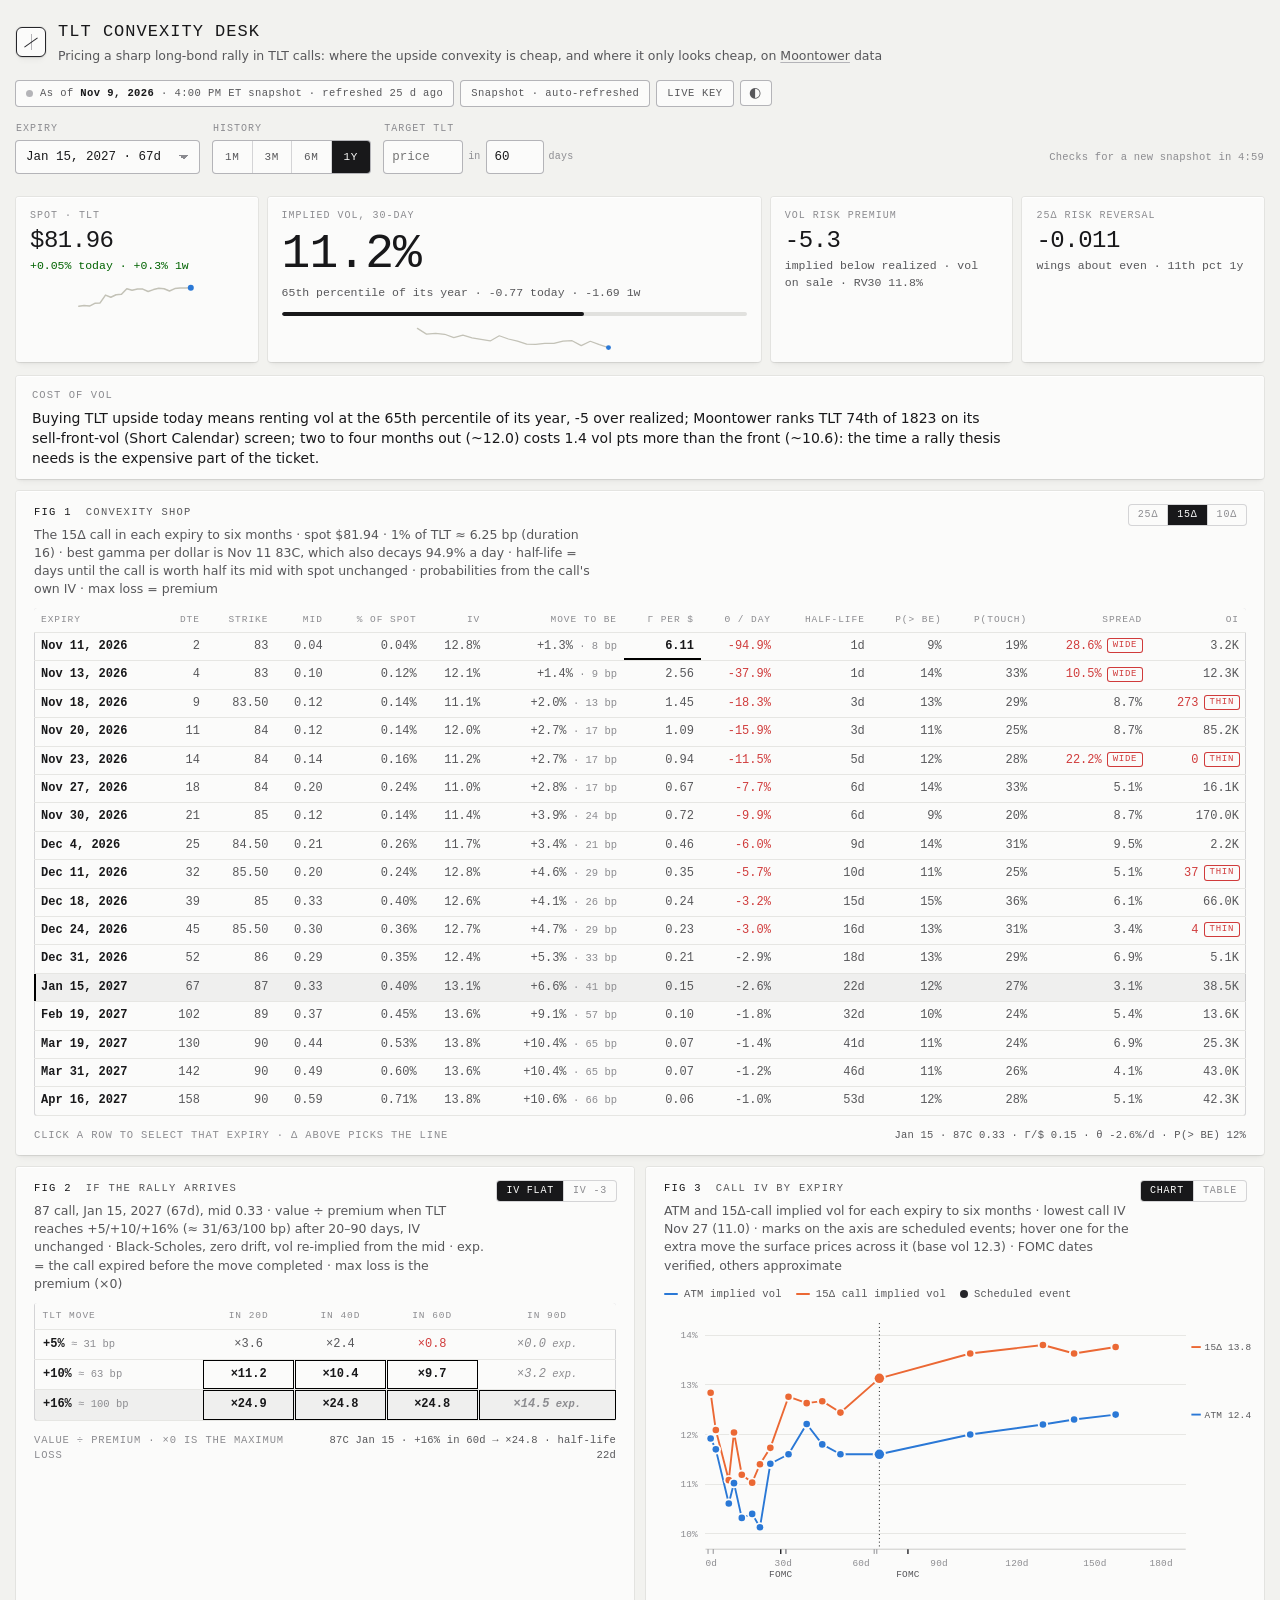
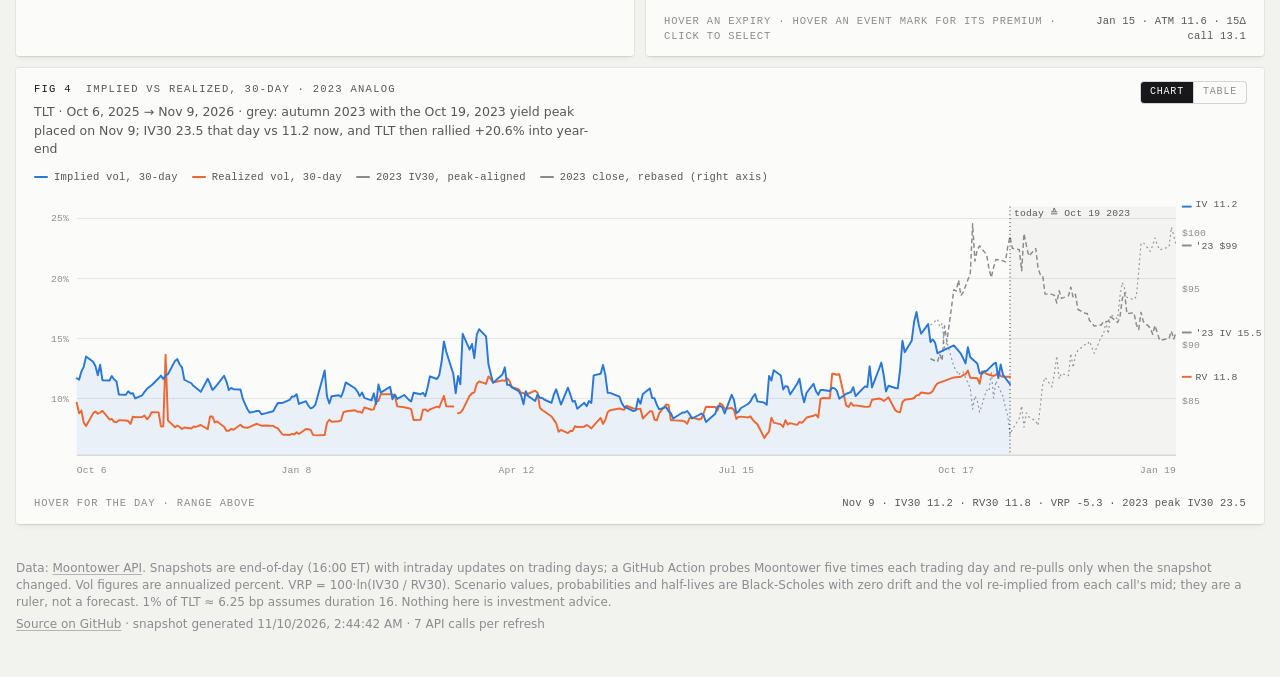
<file: index.html>
<!doctype html>
<html lang="en">
<head>
<meta charset="utf-8">
<meta name="viewport" content="width=device-width, initial-scale=1">
<title>TLT Convexity Desk</title>
<meta name="description" content="Pricing a sharp long-bond rally in TLT calls: a convexity shop by expiry and delta, scenario payoffs, call IV by expiry with the event calendar, and implied vs realized vol with the 2023 analog, on Moontower data.">
<link rel="icon" href="data:image/svg+xml,%3Csvg xmlns='http://www.w3.org/2000/svg' viewBox='0 0 32 32'%3E%3Crect width='32' height='32' rx='7' fill='%232a78d6'/%3E%3Cpath d='M6 22 L12 12 L17 19 L22 9 L26 15' fill='none' stroke='%23fff' stroke-width='3' stroke-linecap='round' stroke-linejoin='round'/%3E%3C/svg%3E">
<link rel="stylesheet" href="styles.css?v=7">
</head>
<body>
<header class="top">
  <div class="brand">
    <span class="mark" aria-hidden="true"></span>
    <div>
      <h1>TLT Convexity Desk</h1>
      <p class="sub">Pricing a sharp long-bond rally in TLT calls: where the upside convexity is cheap, and where it only looks cheap, on <a href="https://api.moontower.ai/docs" target="_blank" rel="noopener">Moontower</a> data</p>
    </div>
  </div>
  <div class="status">
    <span class="chip" id="asof-chip" title="Trade date of the data on screen"><span class="dot" id="live-dot"></span><span id="asof-text">loading…</span></span>
    <span class="chip" id="mode-chip">Snapshot</span>
    <button class="ghost" id="key-btn" type="button" title="Use your own Moontower key to re-pull TLT live from the browser">Live key</button>
    <button class="ghost icon" id="theme-btn" type="button" aria-label="Toggle theme" title="Theme">◐</button>
  </div>
</header>

<div class="filters" role="toolbar" aria-label="Filters">
  <label class="field">
    <span>Expiry</span>
    <select id="expiry-select"></select>
  </label>
  <div class="field">
    <span>History</span>
    <div class="seg" id="range-seg" role="radiogroup" aria-label="History range">
      <button type="button" data-range="1M">1M</button>
      <button type="button" data-range="3M">3M</button>
      <button type="button" data-range="6M">6M</button>
      <button type="button" data-range="1Y" aria-checked="true">1Y</button>
    </div>
  </div>
  <div class="field">
    <span>Target TLT</span>
    <div class="pair"><input type="number" id="target-price" inputmode="decimal" step="0.5" min="30" max="200" placeholder="price" aria-label="Target TLT price"><span class="in">in</span><input type="number" id="target-days" inputmode="numeric" step="5" min="1" max="365" value="60" aria-label="Days until the target"><span class="in">days</span></div>
  </div>
  <div class="field grow"></div>
  <div class="field note" id="refresh-note"></div>
</div>
<div class="target-note" id="target-note" hidden></div>

<div class="keybar" id="keybar" hidden>
  <div>
    <strong>Live mode.</strong> Your key stays in this browser (localStorage) and is sent only to <code>api.moontower.ai</code>. A live re-pull of TLT costs about 12 credits.
  </div>
  <form id="key-form" autocomplete="off">
    <input id="key-input" type="password" placeholder="mtw_…" aria-label="Moontower API key" spellcheck="false">
    <button type="submit" class="primary">Save</button>
    <button type="button" class="ghost" id="key-clear">Forget</button>
    <button type="button" class="ghost" id="key-refresh" title="Re-pull TLT with your key">Pull live now</button>
  </form>
</div>

<main>
  <section class="kpis" id="kpis" aria-label="Key metrics"></section>

  <section class="rent" id="rent" aria-label="Cost of vol"></section>

  <section class="grid">
    <article class="card span2" id="card-wings">
      <header><div><h2 data-fig="FIG 1">Convexity shop</h2><p class="desc" id="wings-desc"></p></div><div class="card-tools"></div></header>
      <div class="plot"></div>
      <div class="card-foot"><span class="hint">Click a row to select that expiry · Δ above picks the line</span><span class="readout" id="wings-readout"></span></div>
    </article>

    <article class="card" id="card-thesis">
      <header><div><h2 data-fig="FIG 2">If the rally arrives</h2><p class="desc" id="thesis-desc"></p></div><div class="card-tools"></div></header>
      <div class="plot"></div>
      <div class="card-foot"><span class="hint">Value ÷ premium · ×0 is the maximum loss</span><span class="readout" id="thesis-readout"></span></div>
    </article>

    <article class="card" id="card-term">
      <header><div><h2 data-fig="FIG 3">Call IV by expiry</h2><p class="desc" id="term-desc"></p></div><div class="card-tools"></div></header>
      <div class="plot"></div>
      <div class="card-foot"><span class="hint">Hover an expiry · hover an event mark for its premium · click to select</span><span class="readout" id="term-readout"></span></div>
    </article>

    <article class="card span2" id="card-history">
      <header><div><h2 data-fig="FIG 4">Implied vs realized, 30-day · 2023 analog</h2><p class="desc" id="history-desc"></p></div><div class="card-tools"></div></header>
      <div class="plot"></div>
      <div class="card-foot"><span class="hint">Hover for the day · range above</span><span class="readout" id="history-readout"></span></div>
    </article>
  </section>
</main>

<footer class="foot">
  <p>Data: <a href="https://api.moontower.ai/docs" target="_blank" rel="noopener">Moontower API</a>. Snapshots are end-of-day (16:00 ET) with intraday updates on trading days; a GitHub Action probes Moontower five times each trading day and re-pulls only when the snapshot changed. Vol figures are annualized percent. VRP = 100·ln(IV30 / RV30). Scenario values, probabilities and half-lives are Black-Scholes with zero drift and the vol re-implied from each call's mid; they are a ruler, not a forecast. 1% of TLT ≈ 6.25 bp assumes duration 16. Nothing here is investment advice.</p>
  <p><a href="https://github.com/21e8-miner/moontower-live" target="_blank" rel="noopener">Source on GitHub</a> · <span id="foot-meta"></span></p>
</footer>

<div class="tip" id="tip" role="status" aria-live="polite" hidden></div>
<script src="app.js?v=7"></script>
</body>
</html>
</file>
<file: styles.css>
/* ---- tokens: paper, ink and hairlines (anatomy idiom), dataviz series colours ---- */
:root {
  color-scheme: light;
  --plane: #f2f2ef;            /* page */
  --surface: #fbfbfa;          /* card / chart surface */
  --face: #ffffff;             /* raised face */
  --ink: #18181a;              /* strong */
  --ink-2: #57575a;            /* text */
  --muted: #8c8c90;
  --hi: #26262a;               /* hairline tones */
  --mid: #8a8a8f;
  --lo: #b4b4b8;
  --faint: #d4d4d6;
  --grid: #e6e6e3;
  --axis: #c9c9c6;
  --lit: #000000;              /* the one accent */
  --border: rgba(24, 24, 26, 0.12);
  --s1: #2a78d6;               /* series 1 (identity) */
  --s2: #eb6834;               /* series 2 */
  --deemph: #c3c2b7;
  --div-pos: #2a78d6;
  --div-neg: #e34948;
  --div-mid: #eeeeeb;
  --good: #006300;
  --bad: #d03b3b;
  --meter-track: #e1e1de;
  --wash: rgba(24, 24, 26, 0.05);
  --lift: inset 0 1px 0 0 #ffffff, 0 0 0 1px rgba(0, 0, 0, .06), 0 1px 1px -.5px rgba(0, 0, 0, .04), 0 3px 3px -1.5px rgba(0, 0, 0, .04), 0 6px 6px -3px rgba(0, 0, 0, .04);
  --font: system-ui, -apple-system, "Segoe UI", sans-serif;
  --mono: ui-monospace, "SF Mono", Menlo, Consolas, monospace;
}
@media (prefers-color-scheme: dark) {
  :root:not([data-theme="light"]) {
    color-scheme: dark;
    --plane: #0b0b0b; --surface: #131313; --face: #1b1b1b; --ink: #e6e6e6; --ink-2: #a3a3a3; --muted: #6e6e6e;
    --hi: #d4d4d4; --mid: #6a6a6a; --lo: #3e3e3e; --faint: #2a2a2a; --grid: #222222; --axis: #333333; --lit: #ffffff;
    --border: rgba(255, 255, 255, 0.10);
    --s1: #3987e5; --s2: #d95926; --deemph: #4a4a47; --div-pos: #3987e5; --div-neg: #e66767; --div-mid: #1f1f1f;
    --good: #0ca30c; --bad: #e66767; --meter-track: #262626; --wash: rgba(255, 255, 255, 0.06);
    --lift: inset 0 1px 0 0 #ffffff0a, inset 0 0 0 1px #ffffff06, 0 0 0 1px #00000026, 0 1px 1px -.5px #00000014, 0 3px 3px -1.5px #00000014, 0 6px 6px -3px #00000014;
  }
}
:root[data-theme="dark"] {
  color-scheme: dark;
  --plane: #0b0b0b; --surface: #131313; --face: #1b1b1b; --ink: #e6e6e6; --ink-2: #a3a3a3; --muted: #6e6e6e;
  --hi: #d4d4d4; --mid: #6a6a6a; --lo: #3e3e3e; --faint: #2a2a2a; --grid: #222222; --axis: #333333; --lit: #ffffff;
  --border: rgba(255, 255, 255, 0.10);
  --s1: #3987e5; --s2: #d95926; --deemph: #4a4a47; --div-pos: #3987e5; --div-neg: #e66767; --div-mid: #1f1f1f;
  --good: #0ca30c; --bad: #e66767; --meter-track: #262626; --wash: rgba(255, 255, 255, 0.06);
  --lift: inset 0 1px 0 0 #ffffff0a, inset 0 0 0 1px #ffffff06, 0 0 0 1px #00000026, 0 1px 1px -.5px #00000014, 0 3px 3px -1.5px #00000014, 0 6px 6px -3px #00000014;
}

* { box-sizing: border-box; }
html { -webkit-text-size-adjust: 100%; }
body { margin: 0; background: var(--plane); color: var(--ink-2); font-family: var(--font); font-size: 13.5px; line-height: 1.45; -webkit-font-smoothing: antialiased; }
a { color: inherit; text-decoration: underline; text-decoration-color: var(--lo); text-underline-offset: 2px; }
a:hover { text-decoration-color: var(--ink-2); }
button, select, input { font: inherit; color: inherit; }
code { font-family: var(--mono); font-size: 11.5px; background: var(--div-mid); padding: 1px 5px; border-radius: 3px; }
h1, h2, h3 { margin: 0; font-weight: 600; letter-spacing: -0.01em; color: var(--ink); }
.num { font-family: var(--mono); font-variant-numeric: tabular-nums; }
.label { font-family: var(--mono); font-size: 10.5px; letter-spacing: .1em; text-transform: uppercase; color: var(--muted); }

/* ---- header ---- */
.top { display: flex; align-items: center; justify-content: space-between; gap: 16px; flex-wrap: wrap; padding: 20px 16px 6px; max-width: 1440px; margin: 0 auto; }
.brand { display: flex; align-items: center; gap: 12px; }
.mark { width: 30px; height: 30px; border-radius: 6px; border: 1px solid var(--hi); position: relative; flex: none; background: var(--surface); box-shadow: var(--lift); }
.mark::after { content: ""; position: absolute; left: 6px; right: 6px; top: 50%; height: 1px; background: var(--hi); transform: rotate(-35deg); }
.mark::before { content: ""; position: absolute; left: 50%; top: 6px; bottom: 6px; width: 1px; background: var(--lo); }
.brand h1 { font-size: 17px; font-family: var(--mono); letter-spacing: .06em; text-transform: uppercase; font-weight: 500; }
.sub { margin: 2px 0 0; color: var(--ink-2); font-size: 12.5px; }
.status { display: flex; align-items: center; gap: 8px; flex-wrap: wrap; }
.chip { display: inline-flex; align-items: center; gap: 7px; padding: 5px 10px; border-radius: 3px; background: var(--surface); box-shadow: 0 0 0 1px var(--lo); font-family: var(--mono); font-size: 10.5px; letter-spacing: .04em; color: var(--ink-2); white-space: nowrap; }
.chip strong { color: var(--ink); font-weight: 600; }
.dot { width: 7px; height: 7px; border-radius: 50%; background: var(--lo); flex: none; }
.dot.fresh { background: var(--lit); box-shadow: 0 0 0 0 var(--wash); animation: pulse 2.4s ease-out infinite; }
@keyframes pulse { 0% { box-shadow: 0 0 0 0 rgba(128, 128, 128, .45); } 70% { box-shadow: 0 0 0 7px rgba(128, 128, 128, 0); } 100% { box-shadow: 0 0 0 0 rgba(128, 128, 128, 0); } }
@media (prefers-reduced-motion: reduce) { .dot.fresh { animation: none; } }
.ghost, .primary { border: 0; box-shadow: 0 0 0 1px var(--lo); background: var(--surface); border-radius: 3px; padding: 5px 10px; cursor: pointer; font-family: var(--mono); font-size: 10.5px; letter-spacing: .06em; text-transform: uppercase; color: var(--ink-2); }
.ghost:hover { box-shadow: 0 0 0 1px var(--mid); color: var(--ink); }
.ghost.icon { width: 30px; padding: 5px 0; text-align: center; font-size: 14px; line-height: 1; text-transform: none; }
.primary { background: var(--ink); color: var(--surface); box-shadow: none; font-weight: 600; }
.ghost.active { box-shadow: 0 0 0 1px var(--hi); color: var(--ink); }

/* ---- filters ---- */
.filters { display: flex; align-items: flex-end; gap: 14px; flex-wrap: wrap; padding: 10px 16px 4px; max-width: 1440px; margin: 0 auto; }
.field { display: flex; flex-direction: column; gap: 5px; font-family: var(--mono); font-size: 10px; color: var(--muted); text-transform: uppercase; letter-spacing: .1em; }
.field.grow { flex: 1; }
.field.note { text-transform: none; letter-spacing: .02em; font-size: 10.5px; color: var(--muted); padding-bottom: 8px; }
.field select {
  min-width: 170px; height: 32px; border: 0; box-shadow: 0 0 0 1px var(--lo); background: var(--surface); border-radius: 3px; padding: 0 30px 0 10px;
  color: var(--ink); font-family: var(--mono); font-size: 12.5px; letter-spacing: 0; text-transform: none; appearance: none; -webkit-appearance: none;
  background-image: linear-gradient(45deg, transparent 50%, var(--mid) 50%), linear-gradient(135deg, var(--mid) 50%, transparent 50%);
  background-position: calc(100% - 15px) 14px, calc(100% - 10px) 14px; background-size: 5px 5px, 5px 5px; background-repeat: no-repeat;
}
.seg { display: inline-flex; box-shadow: 0 0 0 1px var(--lo); border-radius: 3px; background: var(--surface); height: 32px; overflow: hidden; }
.seg button { border: 0; background: transparent; padding: 0 12px; cursor: pointer; font-family: var(--mono); font-size: 11px; letter-spacing: .06em; color: var(--ink-2); }
.seg button + button { border-left: 1px solid var(--faint); }
.seg button[aria-checked="true"] { background: var(--ink); color: var(--surface); }

.keybar { max-width: 1408px; margin: 8px auto 0; padding: 12px 14px; box-shadow: 0 0 0 1px var(--lo); border-radius: 3px; background: var(--surface); display: flex; gap: 14px; align-items: center; justify-content: space-between; flex-wrap: wrap; font-size: 12.5px; color: var(--ink-2); }
.keybar[hidden] { display: none; }
.keybar form { display: flex; gap: 8px; flex-wrap: wrap; }
.keybar input { height: 30px; border: 0; box-shadow: 0 0 0 1px var(--lo); border-radius: 3px; background: var(--plane); padding: 0 10px; min-width: 260px; font-family: var(--mono); font-size: 12px; }
@media (max-width: 768px) { .keybar { margin: 8px 16px 0; } .chip { white-space: normal; } .status { max-width: 100%; } }

.pair { display: inline-flex; align-items: center; gap: 6px; height: 32px; }
.pair input { width: 78px; height: 32px; border: 0; box-shadow: 0 0 0 1px var(--lo); background: var(--surface); border-radius: 3px; padding: 0 8px; color: var(--ink); font-family: var(--mono); font-size: 12.5px; text-transform: none; letter-spacing: 0; -moz-appearance: textfield; }
.pair input#target-days { width: 56px; }
.pair input::-webkit-outer-spin-button, .pair input::-webkit-inner-spin-button { -webkit-appearance: none; margin: 0; }
.pair input:focus { outline: none; box-shadow: 0 0 0 1px var(--hi); }
.pair .in { text-transform: none; letter-spacing: .02em; color: var(--muted); }
.target-note { max-width: 1440px; margin: 0 auto; padding: 6px 16px 0; font-family: var(--mono); font-size: 11.5px; color: var(--ink); letter-spacing: .01em; line-height: 1.5; }
.target-note[hidden] { display: none; }
.target-note .label { margin-right: 8px; }
.target-note b { font-weight: 600; }
.target-note .cat { color: var(--muted); }

/* ---- layout ---- */
main { max-width: 1440px; margin: 0 auto; padding: 8px 16px 24px; }
.kpis { display: grid; grid-template-columns: repeat(auto-fit, minmax(150px, 1fr)); gap: 10px; margin: 12px 0 14px; }
.tile { background: var(--surface); border-radius: 3px; box-shadow: var(--lift); padding: 12px 14px 10px; display: flex; flex-direction: column; gap: 4px; min-width: 0; }
.tile .label { font-family: var(--mono); font-size: 10px; letter-spacing: .1em; text-transform: uppercase; color: var(--muted); }
.tile .value { font-family: var(--mono); font-size: 24px; font-weight: 500; letter-spacing: -0.02em; line-height: 1.1; color: var(--ink); }
.tile.hero .value { font-size: 48px; }
.tile.hero { grid-column: span 2; }
.tile .delta { font-size: 11.5px; color: var(--ink-2); font-family: var(--mono); letter-spacing: 0; }
.tile .delta.up { color: var(--good); }
.tile .delta.down { color: var(--bad); }
.tile .meter { height: 4px; border-radius: 2px; background: var(--meter-track); margin-top: 7px; overflow: hidden; position: relative; }
.tile .meter > span { display: block; height: 100%; background: var(--ink); border-radius: 2px; }
.tile .spark { margin-top: 4px; width: 100%; height: 28px; display: block; }
@media (max-width: 520px) { .tile.hero { grid-column: span 2; } .tile.hero .value { font-size: 40px; } }

.grid { display: grid; grid-template-columns: repeat(2, minmax(0, 1fr)); gap: 12px; }
.card { background: var(--surface); border-radius: 3px; box-shadow: var(--lift); padding: 0; min-width: 0; display: flex; flex-direction: column; position: relative; }
.card.span2 { grid-column: span 2; }
@media (max-width: 900px) { .grid { grid-template-columns: 1fr; } .card.span2 { grid-column: span 1; } }
.card > header { display: flex; justify-content: space-between; align-items: flex-start; gap: 12px; padding: 14px 18px 0; }
.card > header > div:first-child { display: flex; flex-direction: column; gap: 2px; min-width: 0; }
.card h2 { font-size: 10.5px; font-family: var(--mono); letter-spacing: .12em; text-transform: uppercase; font-weight: 500; color: var(--ink-2); display: flex; gap: 14px; align-items: baseline; }
.card h2::before { content: attr(data-fig); color: var(--ink); font-weight: 500; }
.desc { margin: 4px 0 0; color: var(--ink-2); font-size: 12.5px; max-width: 70ch; }
.card-tools { display: flex; gap: 0; flex: none; box-shadow: 0 0 0 1px var(--faint); border-radius: 3px; overflow: hidden; }
.card-tools button { border: 0; background: transparent; padding: 3px 9px; font-family: var(--mono); font-size: 10px; letter-spacing: .08em; text-transform: uppercase; color: var(--muted); cursor: pointer; }
.card-tools button + button { border-left: 1px solid var(--faint); }
.card-tools button[aria-pressed="true"] { background: var(--ink); color: var(--surface); }
.plot { position: relative; min-height: 120px; transition: opacity .2s; padding: 10px 18px 6px; }
.plot.stale { opacity: .45; pointer-events: none; }
.plot svg { display: block; width: 100%; height: auto; overflow: visible; }
.plot .empty { color: var(--muted); font-size: 12.5px; padding: 36px 8px; text-align: center; box-shadow: inset 0 0 0 1px var(--faint); border-radius: 3px; font-family: var(--mono); }
.plot .empty strong { color: var(--ink-2); }
.card-foot { display: flex; justify-content: space-between; gap: 12px; padding: 6px 18px 12px; font-family: var(--mono); font-size: 10.5px; letter-spacing: .08em; text-transform: uppercase; color: var(--muted); }
.card-foot .readout { color: var(--ink-2); text-transform: none; letter-spacing: .02em; font-variant-numeric: tabular-nums; text-align: right; }

.legend { display: flex; gap: 14px; flex-wrap: wrap; font-family: var(--mono); font-size: 10.5px; letter-spacing: .02em; color: var(--ink-2); margin: 2px 0 8px; }
.legend span { display: inline-flex; align-items: center; gap: 6px; }
.legend i { display: inline-block; width: 14px; height: 2px; border-radius: 1px; }
.legend i.rect { width: 12px; height: 10px; border-radius: 1px; }
.legend i.dot { width: 8px; height: 8px; border-radius: 50%; }

/* svg text and hairlines */
svg text { font-family: var(--mono); fill: var(--muted); font-size: 10px; font-variant-numeric: tabular-nums; letter-spacing: .02em; }
svg .ink { fill: var(--ink); } svg .ink2 { fill: var(--ink-2); }
svg .grid line { stroke: var(--grid); stroke-width: 1; shape-rendering: crispEdges; }
svg .axis line, svg .axis path { stroke: var(--axis); stroke-width: 1; shape-rendering: crispEdges; }
svg .hit { fill: transparent; }
svg .hit:hover, svg .hit:focus { outline: none; }
svg .cell:hover, svg .cell:focus { stroke: var(--lit); stroke-width: 1.2; outline: none; }
svg .bar:hover, svg .bar:focus { filter: brightness(1.12); outline: none; }

/* table views */
.tbl { width: 100%; border-collapse: collapse; font-size: 12px; font-family: var(--mono); }
.tbl th, .tbl td { padding: 6px 8px; text-align: right; border-bottom: 1px solid var(--grid); white-space: nowrap; font-variant-numeric: tabular-nums; }
.tbl th { color: var(--muted); font-weight: 500; font-size: 9.5px; text-transform: uppercase; letter-spacing: .1em; position: sticky; top: 0; background: var(--surface); }
.tbl th:first-child, .tbl td:first-child { text-align: left; }
.tbl tbody tr:hover { background: var(--wash); }
.tbl-wrap { overflow: auto; max-height: 420px; box-shadow: inset 0 0 0 1px var(--faint); border-radius: 3px; }
.tbl-wrap.tall { max-height: none; }
.tbl .sortable { cursor: pointer; user-select: none; }
.tbl tr.sel td { background: var(--wash); box-shadow: inset 2px 0 0 var(--lit); }
.tbl tr.sel td + td { box-shadow: none; }
.tbl tr.row-click { cursor: pointer; }
.tbl td.l, .tbl th.l { text-align: left; }
.tbl .tick { font-weight: 600; color: var(--ink); display: inline-flex; align-items: center; gap: 6px; }
.tbl .cat { color: var(--muted); font-size: 10.5px; }
.tbl .pos { color: var(--good); } .tbl .neg { color: var(--bad); }
.cellbar { display: inline-flex; align-items: center; gap: 6px; justify-content: flex-end; }
.cellbar .track { width: 64px; height: 4px; border-radius: 2px; background: var(--meter-track); overflow: hidden; display: inline-block; }
.cellbar .track > span { display: block; height: 100%; background: var(--ink); }
.divbar { position: relative; width: 84px; height: 6px; display: inline-block; vertical-align: middle; background: var(--div-mid); border-radius: 1px; margin-right: 6px; }
.divbar::before { content: ""; position: absolute; left: 50%; top: -2px; bottom: -2px; width: 1px; background: var(--axis); }
.divbar > span { position: absolute; top: 0; height: 100%; border-radius: 1px; }
.divbar > span.p { left: 50%; background: var(--div-pos); border-radius: 0 1px 1px 0; }
.divbar > span.n { right: 50%; background: var(--div-neg); border-radius: 1px 0 0 1px; }
.spark-cell svg { display: block; }
.badge { display: inline-block; font-size: 9.5px; padding: 1px 6px; border-radius: 2px; box-shadow: 0 0 0 1px var(--lo); color: var(--ink-2); margin-left: 6px; vertical-align: middle; letter-spacing: .06em; text-transform: uppercase; }

.foot { max-width: 1440px; margin: 0 auto; padding: 8px 16px 40px; color: var(--muted); font-size: 12px; }
.foot p { margin: 4px 0; }

/* tooltip */
.tip { position: fixed; z-index: 20; pointer-events: none; background: var(--surface); color: var(--ink); box-shadow: 0 0 0 1px var(--mid), var(--lift); border-radius: 3px; padding: 8px 10px; font-size: 11.5px; min-width: 120px; max-width: 280px; font-family: var(--mono); }
.tip .t { color: var(--muted); margin-bottom: 4px; font-size: 10px; letter-spacing: .08em; text-transform: uppercase; }
.tip .r { display: flex; justify-content: space-between; gap: 14px; align-items: center; }
.tip .r b { font-variant-numeric: tabular-nums; font-weight: 600; }
.tip .r span { color: var(--ink-2); display: inline-flex; align-items: center; gap: 6px; }
.tip .r i { display: inline-block; width: 10px; height: 2px; border-radius: 1px; }

/* ---- rent gauge ---- */
.rent { background: var(--surface); border-radius: 3px; box-shadow: var(--lift); padding: 12px 16px 10px; margin: 0 0 12px; }
.rent:empty { display: none; }
.rent-lead { margin: 0; color: var(--ink); font-size: 14px; line-height: 1.45; max-width: 110ch; }
.rent-lead .label { display: block; margin-bottom: 4px; }

/* ---- shop table ---- */
.shop-tbl td, .shop-tbl th { padding: 5px 7px; }
.shop-tbl .dl { color: var(--ink); font-weight: 600; }
.shop-tbl td.lead { color: var(--ink); font-weight: 600; box-shadow: inset 0 -2px 0 var(--lit); }
.shop-tbl td.tgt, .thesis-tbl tr.target td { background: var(--wash); }
.shop-tbl tr.bestrr td { border-top: 1px solid var(--lit); border-bottom: 1px solid var(--lit); color: var(--ink); }
.shop-tbl .rr { display: inline-block; font-size: 9px; padding: 1px 5px; border-radius: 2px; background: var(--ink); color: var(--surface); margin-left: 6px; vertical-align: middle; letter-spacing: .08em; text-transform: uppercase; }
.thesis-tbl tr.target td.l .tick { box-shadow: inset 0 -2px 0 var(--lit); }
.shop-tbl td.neg { color: var(--bad); }
.shop-tbl .flag { display: inline-block; font-size: 9px; padding: 0 5px; border-radius: 2px; box-shadow: 0 0 0 1px var(--bad); color: var(--bad); margin-left: 6px; letter-spacing: .08em; text-transform: uppercase; vertical-align: middle; }

/* ---- thesis grid ---- */
.thesis-tbl th.grp { text-align: center !important; color: var(--ink-2); letter-spacing: .08em; border-left: 1px solid var(--axis); }
.thesis-tbl td { border-left: 1px solid transparent; }
.thesis-tbl td.best { color: var(--ink); font-weight: 600; box-shadow: inset 0 0 0 1px var(--lit); }
.thesis-tbl td.neg { color: var(--bad); }
.thesis-tbl td.expd { color: var(--muted); font-style: italic; }
.thesis-tbl tr.headline td { background: var(--wash); }
.thesis-tbl td { text-align: center; }
.thesis-tbl th { text-align: center; }

svg text.muted { fill: var(--muted); }
</file>
